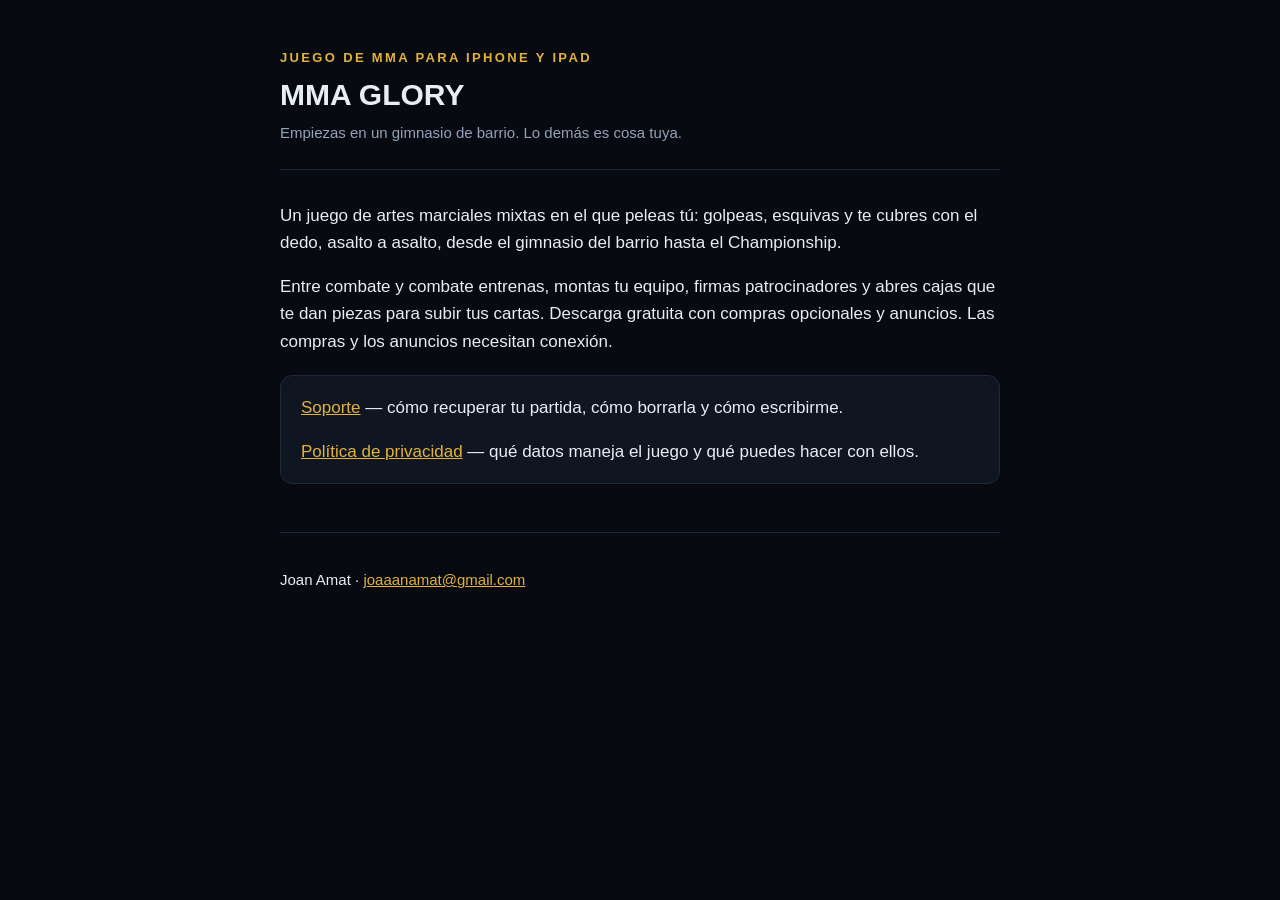
<file: index.html>
<!doctype html>
<html lang="es">
<head>
<meta charset="utf-8">
<meta name="viewport" content="width=device-width, initial-scale=1">
<title>MMA GLORY</title>
<link rel="stylesheet" href="estilo.css">
</head>
<body>
<div class="hoja">

<header>
    <p class="marca">Juego de MMA para iPhone y iPad</p>
    <h1>MMA GLORY</h1>
    <p class="fecha">Empiezas en un gimnasio de barrio. Lo demás es cosa tuya.</p>
</header>

<p>Un juego de artes marciales mixtas en el que peleas tú: golpeas,
esquivas y te cubres con el dedo, asalto a asalto, desde el gimnasio del
barrio hasta el Championship.</p>

<p>Entre combate y combate entrenas, montas tu equipo, firmas
patrocinadores y abres cajas que te dan piezas para subir tus cartas.
Descarga gratuita con compras opcionales y anuncios. Las compras y los anuncios necesitan conexión.</p>

<div class="caja">
    <p><a href="soporte.html">Soporte</a> —
    cómo recuperar tu partida, cómo borrarla y cómo escribirme.</p>
    <p><a href="privacidad.html">Política de privacidad</a> —
    qué datos maneja el juego y qué puedes hacer con ellos.</p>
</div>

<footer>
    <p>Joan Amat ·
    <a href="mailto:joaaanamat@gmail.com">joaaanamat@gmail.com</a></p>
</footer>

</div>
</body>
</html>
</file>
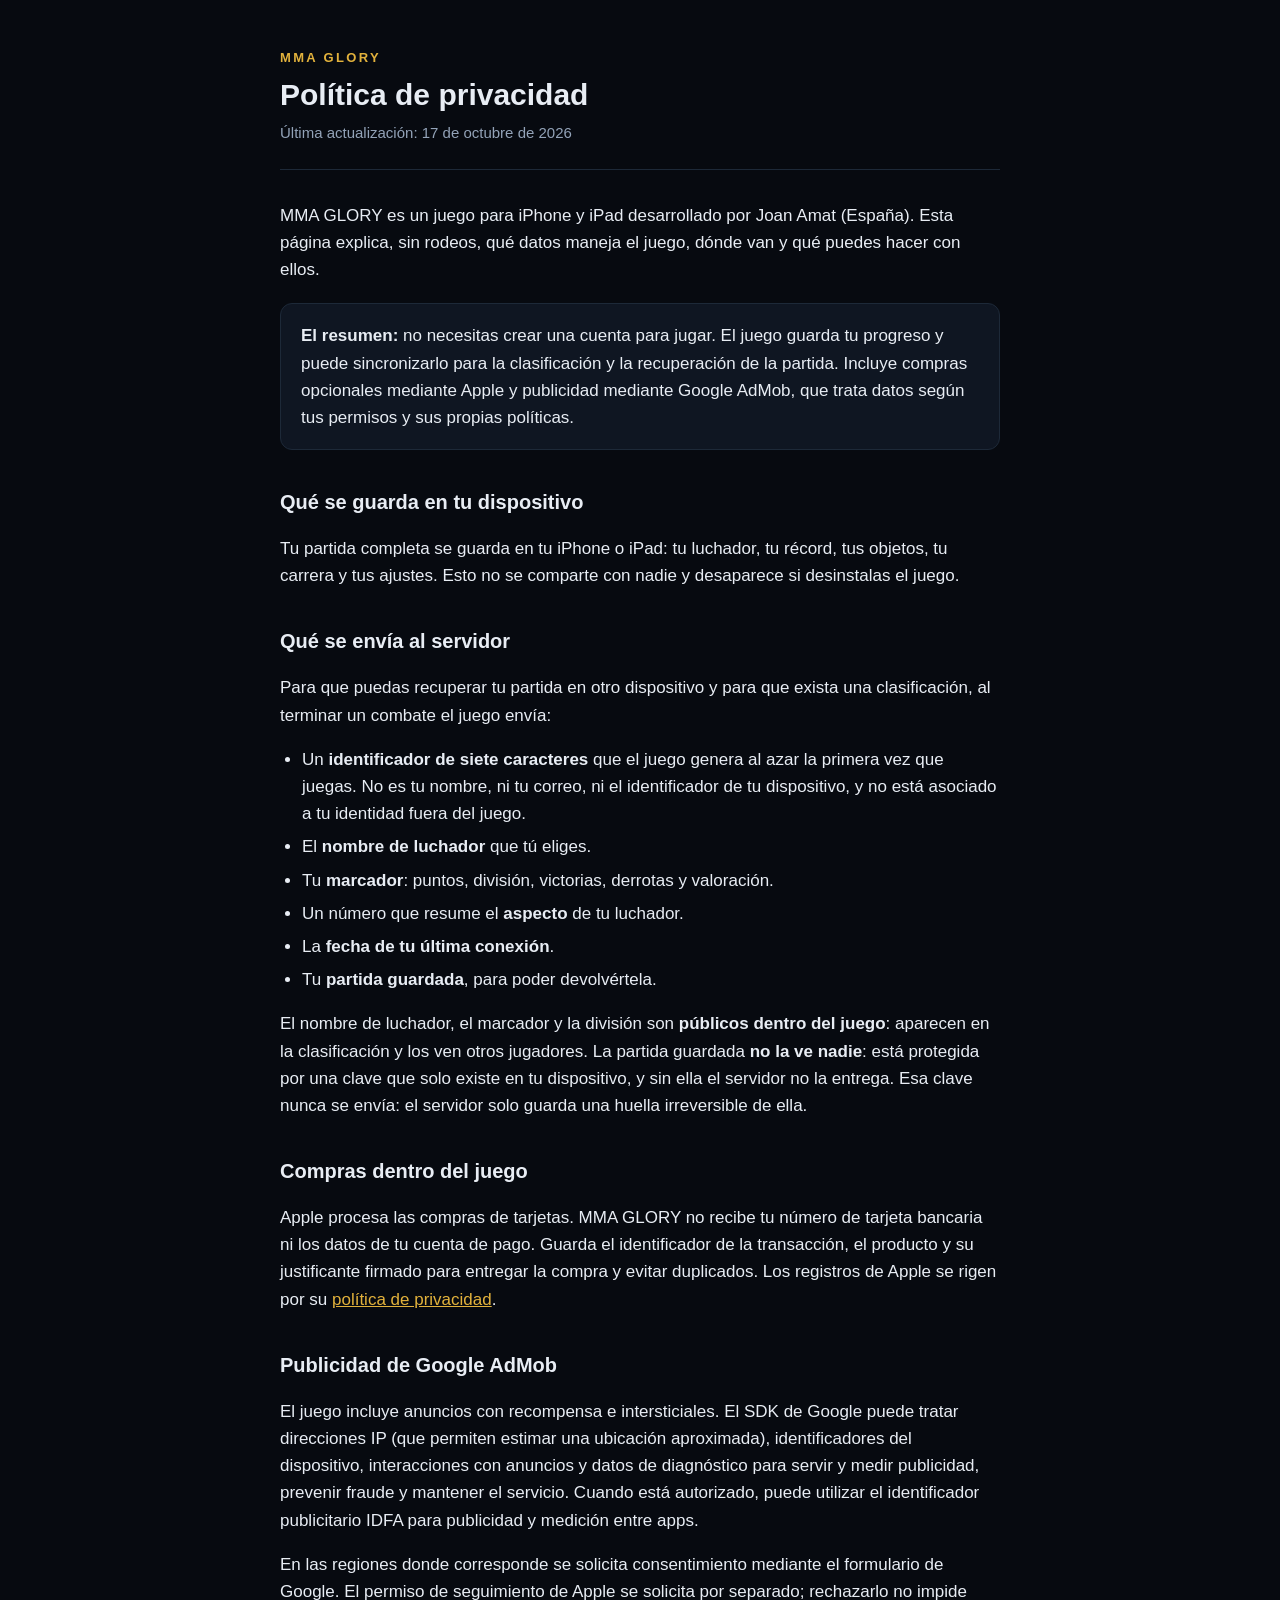
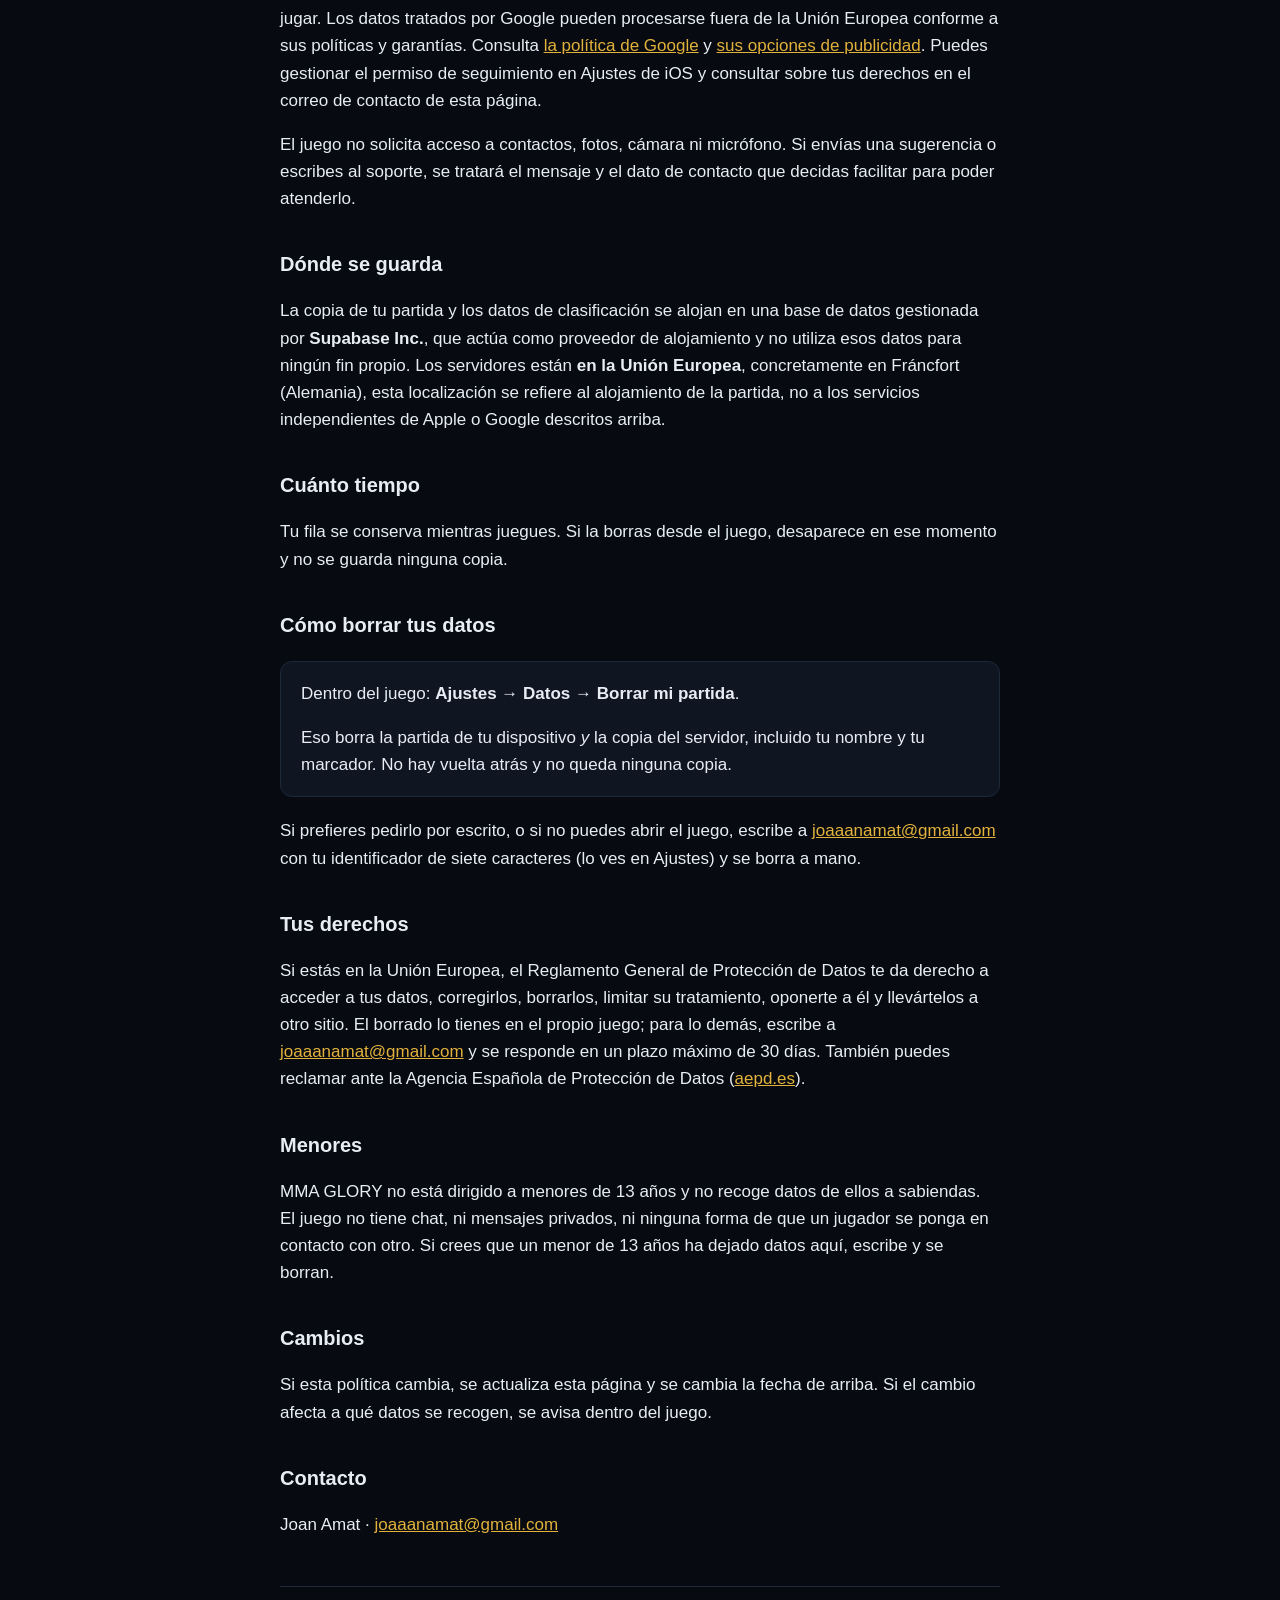
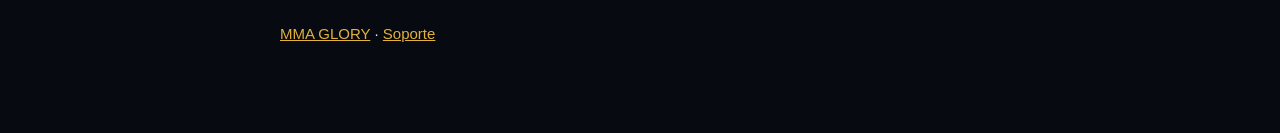
<file: privacidad.html>
<!doctype html>
<html lang="es">
<head>
<meta charset="utf-8">
<meta name="viewport" content="width=device-width, initial-scale=1">
<title>Política de privacidad · MMA GLORY</title>
<link rel="stylesheet" href="estilo.css">
</head>
<body>
<div class="hoja">

<header>
    <p class="marca">MMA Glory</p>
    <h1>Política de privacidad</h1>
    <p class="fecha">Última actualización: 17 de octubre de 2026</p>
</header>

<p>MMA GLORY es un juego para iPhone y iPad desarrollado por Joan Amat
(España). Esta página explica, sin rodeos, qué datos maneja el juego,
dónde van y qué puedes hacer con ellos.</p>

<div class="caja">
<p><strong>El resumen:</strong> no necesitas crear una cuenta para jugar.
El juego guarda tu progreso y puede sincronizarlo para la clasificación y
la recuperación de la partida. Incluye compras opcionales mediante Apple
y publicidad mediante Google AdMob, que trata datos según tus permisos
y sus propias políticas.</p>
</div>

<h2>Qué se guarda en tu dispositivo</h2>

<p>Tu partida completa se guarda en tu iPhone o iPad: tu luchador, tu
récord, tus objetos, tu carrera y tus ajustes. Esto no se comparte con
nadie y desaparece si desinstalas el juego.</p>

<h2>Qué se envía al servidor</h2>

<p>Para que puedas recuperar tu partida en otro dispositivo y para que
exista una clasificación, al terminar un combate el juego envía:</p>

<ul>
    <li>Un <strong>identificador de siete caracteres</strong> que el juego
    genera al azar la primera vez que juegas. No es tu nombre, ni tu
    correo, ni el identificador de tu dispositivo, y no está asociado a
    tu identidad fuera del juego.</li>
    <li>El <strong>nombre de luchador</strong> que tú eliges.</li>
    <li>Tu <strong>marcador</strong>: puntos, división, victorias,
    derrotas y valoración.</li>
    <li>Un número que resume el <strong>aspecto</strong> de tu luchador.</li>
    <li>La <strong>fecha de tu última conexión</strong>.</li>
    <li>Tu <strong>partida guardada</strong>, para poder devolvértela.</li>
</ul>

<p>El nombre de luchador, el marcador y la división son <strong>públicos
dentro del juego</strong>: aparecen en la clasificación y los ven otros
jugadores. La partida guardada <strong>no la ve nadie</strong>: está
protegida por una clave que solo existe en tu dispositivo, y sin ella el
servidor no la entrega. Esa clave nunca se envía: el servidor solo
guarda una huella irreversible de ella.</p>

<h2>Compras dentro del juego</h2>
<p>Apple procesa las compras de tarjetas. MMA GLORY no recibe tu número
de tarjeta bancaria ni los datos de tu cuenta de pago. Guarda el
identificador de la transacción, el producto y su justificante firmado
para entregar la compra y evitar duplicados. Los registros de Apple se
rigen por su <a href="https://www.apple.com/legal/privacy/">política de privacidad</a>.</p>

<h2>Publicidad de Google AdMob</h2>
<p>El juego incluye anuncios con recompensa e intersticiales. El SDK de
Google puede tratar direcciones IP (que permiten estimar una ubicación
aproximada), identificadores del dispositivo, interacciones con anuncios
y datos de diagnóstico para servir y medir publicidad, prevenir fraude
y mantener el servicio. Cuando está autorizado, puede utilizar el
identificador publicitario IDFA para publicidad y medición entre apps.</p>
<p>En las regiones donde corresponde se solicita consentimiento mediante
el formulario de Google. El permiso de seguimiento de Apple se solicita
por separado; rechazarlo no impide jugar. Los datos tratados por Google
pueden procesarse fuera de la Unión Europea conforme a sus políticas y
garantías. Consulta <a href="https://policies.google.com/privacy">la política de Google</a>
y <a href="https://policies.google.com/technologies/ads">sus opciones de publicidad</a>.
Puedes gestionar el permiso de seguimiento en Ajustes de iOS y consultar
sobre tus derechos en el correo de contacto de esta página.</p>
<p>El juego no solicita acceso a contactos, fotos, cámara ni micrófono.
Si envías una sugerencia o escribes al soporte, se tratará el mensaje y
el dato de contacto que decidas facilitar para poder atenderlo.</p>

<h2>Dónde se guarda</h2>

<p>La copia de tu partida y los datos de clasificación se alojan en una base de datos
gestionada por <strong>Supabase Inc.</strong>, que actúa como proveedor
de alojamiento y no utiliza esos datos para ningún fin propio. Los
servidores están <strong>en la Unión Europea</strong>, concretamente en
Fráncfort (Alemania), esta localización se refiere al alojamiento de la partida, no a los
servicios independientes de Apple o Google descritos arriba.</p>

<h2>Cuánto tiempo</h2>

<p>Tu fila se conserva mientras juegues. Si la borras desde el juego,
desaparece en ese momento y no se guarda ninguna copia.</p>

<h2>Cómo borrar tus datos</h2>

<div class="caja">
    <p>Dentro del juego: <strong>Ajustes → Datos → Borrar mi
    partida</strong>.</p>
    <p>Eso borra la partida de tu dispositivo <em>y</em> la copia del
    servidor, incluido tu nombre y tu marcador. No hay vuelta atrás y no
    queda ninguna copia.</p>
</div>

<p>Si prefieres pedirlo por escrito, o si no puedes abrir el juego,
escribe a <a href="mailto:joaaanamat@gmail.com">joaaanamat@gmail.com</a>
con tu identificador de siete caracteres (lo ves en Ajustes) y se borra
a mano.</p>

<h2>Tus derechos</h2>

<p>Si estás en la Unión Europea, el Reglamento General de Protección de
Datos te da derecho a acceder a tus datos, corregirlos, borrarlos,
limitar su tratamiento, oponerte a él y llevártelos a otro sitio. El
borrado lo tienes en el propio juego; para lo demás, escribe a
<a href="mailto:joaaanamat@gmail.com">joaaanamat@gmail.com</a> y se
responde en un plazo máximo de 30 días. También puedes reclamar ante la
Agencia Española de Protección de Datos
(<a href="https://www.aepd.es">aepd.es</a>).</p>

<h2>Menores</h2>

<p>MMA GLORY no está dirigido a menores de 13 años y no recoge datos de
ellos a sabiendas. El juego no tiene chat, ni mensajes privados, ni
ninguna forma de que un jugador se ponga en contacto con otro. Si crees
que un menor de 13 años ha dejado datos aquí, escribe y se borran.</p>

<h2>Cambios</h2>

<p>Si esta política cambia, se actualiza esta página y se cambia la
fecha de arriba. Si el cambio afecta a qué datos se recogen, se avisa
dentro del juego.</p>

<h2>Contacto</h2>

<p>Joan Amat ·
<a href="mailto:joaaanamat@gmail.com">joaaanamat@gmail.com</a></p>

<footer>
    <p><a href="index.html">MMA GLORY</a> ·
    <a href="soporte.html">Soporte</a></p>
</footer>

</div>
</body>
</html>
</file>
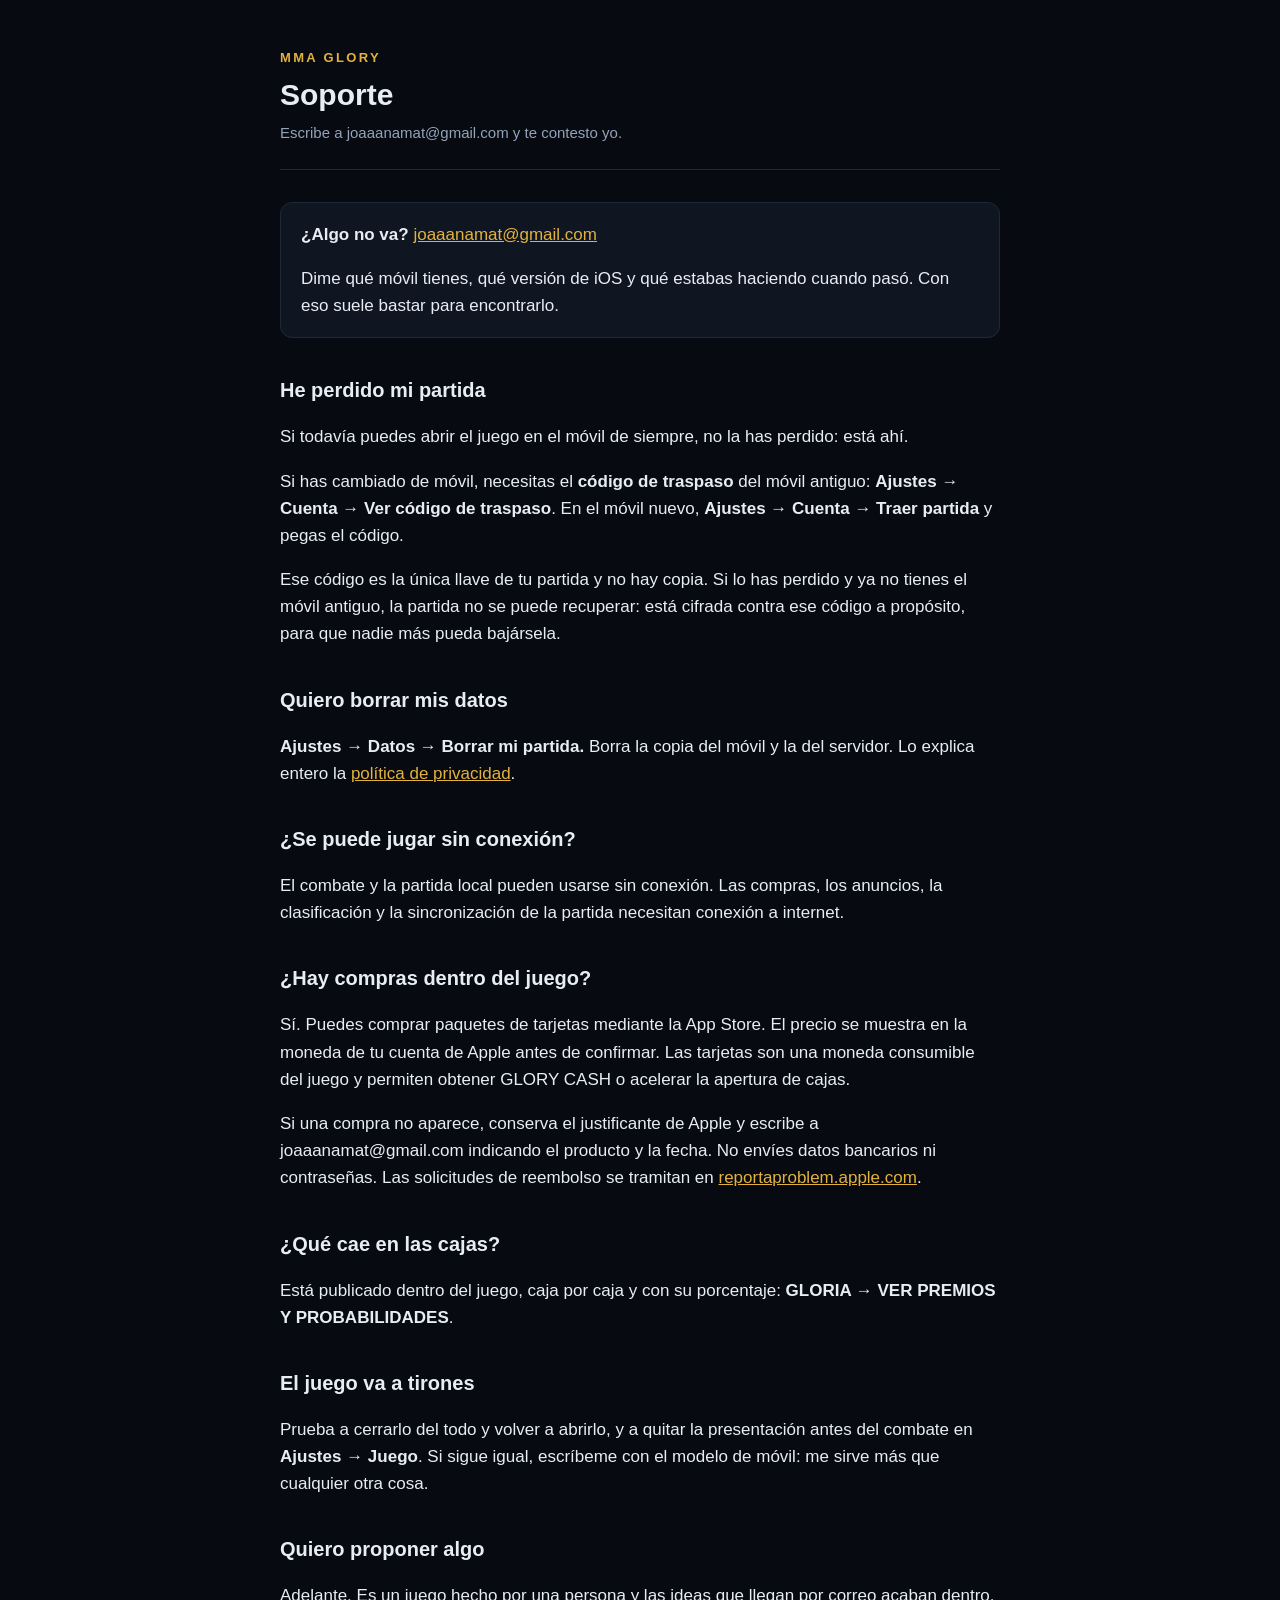
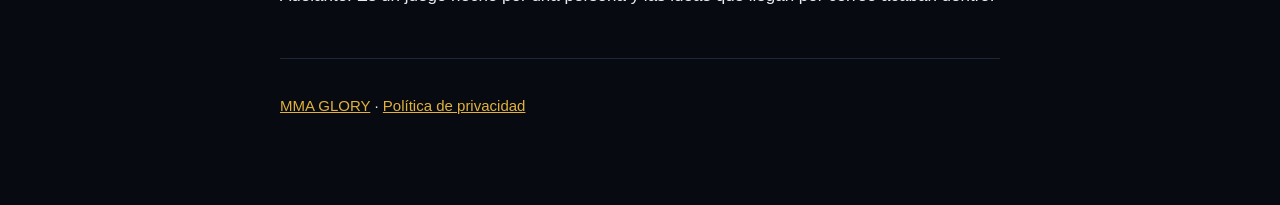
<file: soporte.html>
<!doctype html>
<html lang="es">
<head>
<meta charset="utf-8">
<meta name="viewport" content="width=device-width, initial-scale=1">
<title>Soporte · MMA GLORY</title>
<link rel="stylesheet" href="estilo.css">
</head>
<body>
<div class="hoja">

<header>
    <p class="marca">MMA Glory</p>
    <h1>Soporte</h1>
    <p class="fecha">Escribe a joaaanamat@gmail.com y te contesto yo.</p>
</header>

<div class="caja">
    <p><strong>¿Algo no va?</strong>
    <a href="mailto:joaaanamat@gmail.com?subject=MMA%20GLORY">joaaanamat@gmail.com</a></p>
    <p>Dime qué móvil tienes, qué versión de iOS y qué estabas haciendo
    cuando pasó. Con eso suele bastar para encontrarlo.</p>
</div>

<h2>He perdido mi partida</h2>

<p>Si todavía puedes abrir el juego en el móvil de siempre, no la has
perdido: está ahí.</p>

<p>Si has cambiado de móvil, necesitas el <strong>código de
traspaso</strong> del móvil antiguo: <strong>Ajustes → Cuenta → Ver
código de traspaso</strong>. En el móvil nuevo, <strong>Ajustes →
Cuenta → Traer partida</strong> y pegas el código.</p>

<p>Ese código es la única llave de tu partida y no hay copia. Si lo has
perdido y ya no tienes el móvil antiguo, la partida no se puede
recuperar: está cifrada contra ese código a propósito, para que nadie
más pueda bajársela.</p>

<h2>Quiero borrar mis datos</h2>

<p><strong>Ajustes → Datos → Borrar mi partida.</strong> Borra la copia
del móvil y la del servidor. Lo explica entero la
<a href="privacidad.html">política de privacidad</a>.</p>

<h2>¿Se puede jugar sin conexión?</h2>

<p>El combate y la partida local pueden usarse sin conexión. Las compras,
los anuncios, la clasificación y la sincronización de la partida necesitan
conexión a internet.</p>

<h2>¿Hay compras dentro del juego?</h2>
<p>Sí. Puedes comprar paquetes de tarjetas mediante la App Store. El
precio se muestra en la moneda de tu cuenta de Apple antes de confirmar.
Las tarjetas son una moneda consumible del juego y permiten obtener
GLORY CASH o acelerar la apertura de cajas.</p>
<p>Si una compra no aparece, conserva el justificante de Apple y escribe
a joaaanamat@gmail.com indicando el producto y la fecha. No envíes datos
bancarios ni contraseñas. Las solicitudes de reembolso se tramitan en
<a href="https://reportaproblem.apple.com/">reportaproblem.apple.com</a>.</p>

<h2>¿Qué cae en las cajas?</h2>

<p>Está publicado dentro del juego, caja por caja y con su porcentaje:
<strong>GLORIA → VER PREMIOS Y PROBABILIDADES</strong>.</p>

<h2>El juego va a tirones</h2>

<p>Prueba a cerrarlo del todo y volver a abrirlo, y a quitar la
presentación antes del combate en <strong>Ajustes → Juego</strong>. Si
sigue igual, escríbeme con el modelo de móvil: me sirve más que
cualquier otra cosa.</p>

<h2>Quiero proponer algo</h2>

<p>Adelante. Es un juego hecho por una persona y las ideas que llegan
por correo acaban dentro.</p>

<footer>
    <p><a href="index.html">MMA GLORY</a> ·
    <a href="privacidad.html">Política de privacidad</a></p>
</footer>

</div>
</body>
</html>
</file>
<file: estilo.css>
/* MMA GLORY — las dos páginas que Apple pide.
   Un solo archivo, sin fuentes de fuera, sin nada que cargar. */

:root {
    --fondo: #070a10;
    --panel: #0f1622;
    --borde: #1d2938;
    --texto: #e8edf4;
    --suave: #93a3b8;
    --oro: #e2b23c;
}

* { box-sizing: border-box; }

body {
    margin: 0;
    padding: 0 20px 72px;
    background: var(--fondo);
    color: var(--texto);
    font-family: -apple-system, BlinkMacSystemFont, "Segoe UI", Roboto, Helvetica, Arial, sans-serif;
    font-size: 17px;
    line-height: 1.6;
}

.hoja { max-width: 720px; margin: 0 auto; }

header {
    padding: 48px 0 24px;
    border-bottom: 1px solid var(--borde);
    margin-bottom: 32px;
}

.marca {
    font-size: 13px;
    letter-spacing: 0.18em;
    text-transform: uppercase;
    color: var(--oro);
    font-weight: 700;
    margin: 0 0 8px;
}

h1 { font-size: 30px; line-height: 1.2; margin: 0 0 8px; }
h2 { font-size: 20px; margin: 36px 0 10px; }
.fecha { color: var(--suave); font-size: 15px; margin: 0; }

p, li { color: var(--texto); }
ul { padding-left: 22px; }
li { margin-bottom: 6px; }

a { color: var(--oro); }

.caja {
    background: var(--panel);
    border: 1px solid var(--borde);
    border-radius: 12px;
    padding: 18px 20px;
    margin: 20px 0;
}

.caja p:first-child { margin-top: 0; }
.caja p:last-child { margin-bottom: 0; }

footer {
    margin-top: 48px;
    padding-top: 20px;
    border-top: 1px solid var(--borde);
    color: var(--suave);
    font-size: 15px;
}

@media (max-width: 520px) {
    body { font-size: 16px; }
    h1 { font-size: 25px; }
}
</file>
